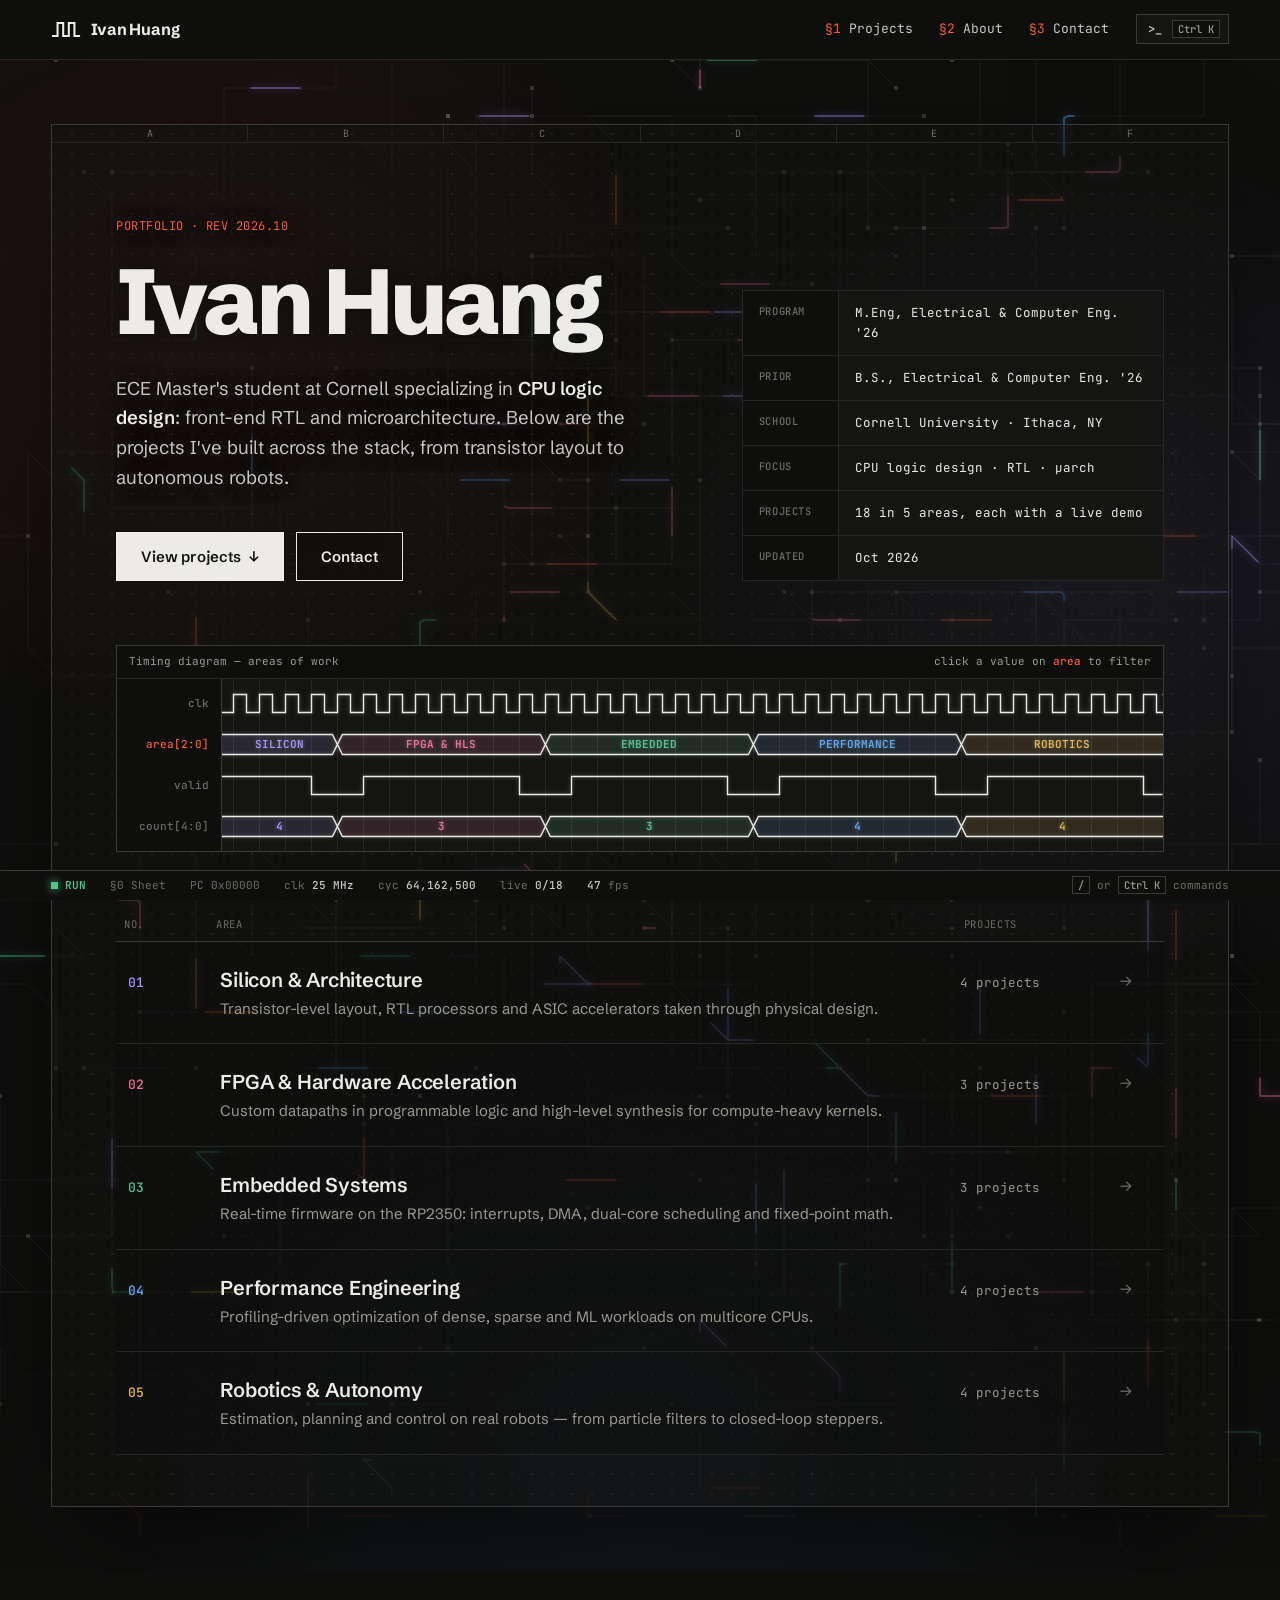
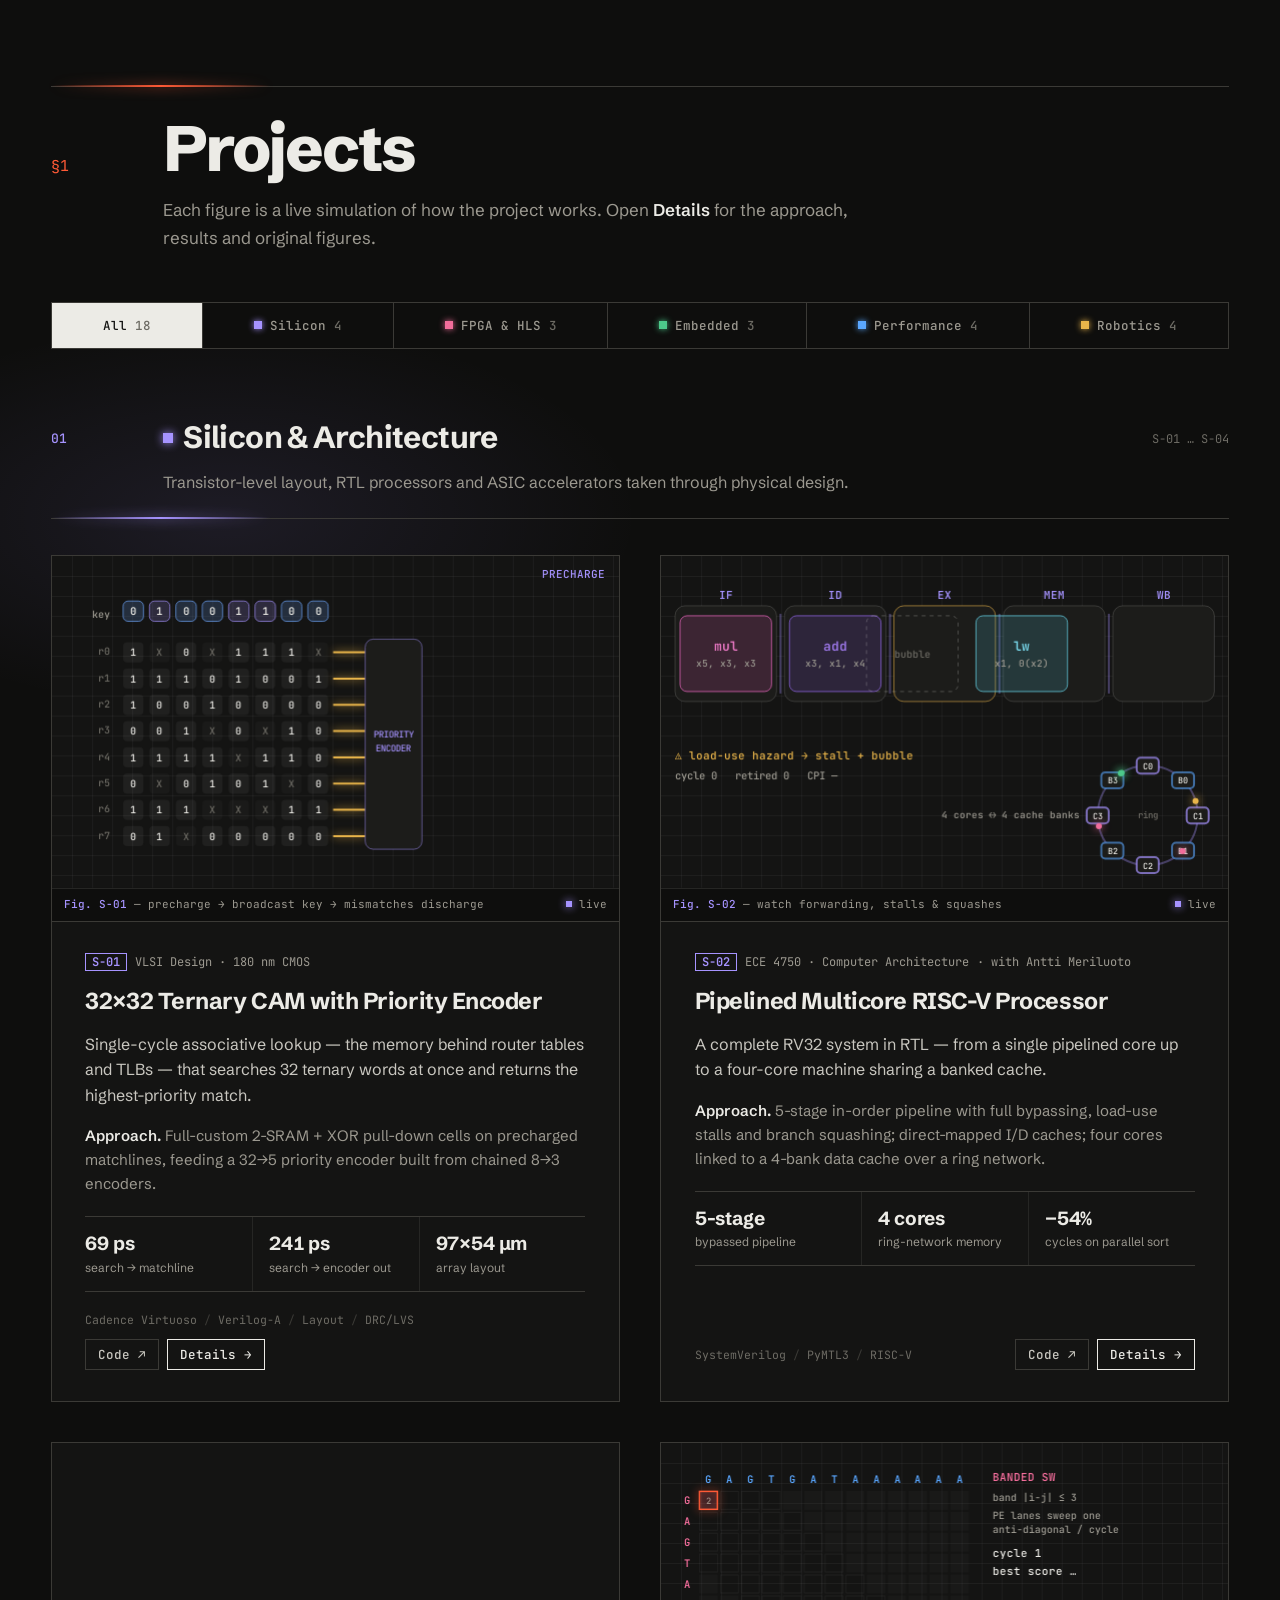
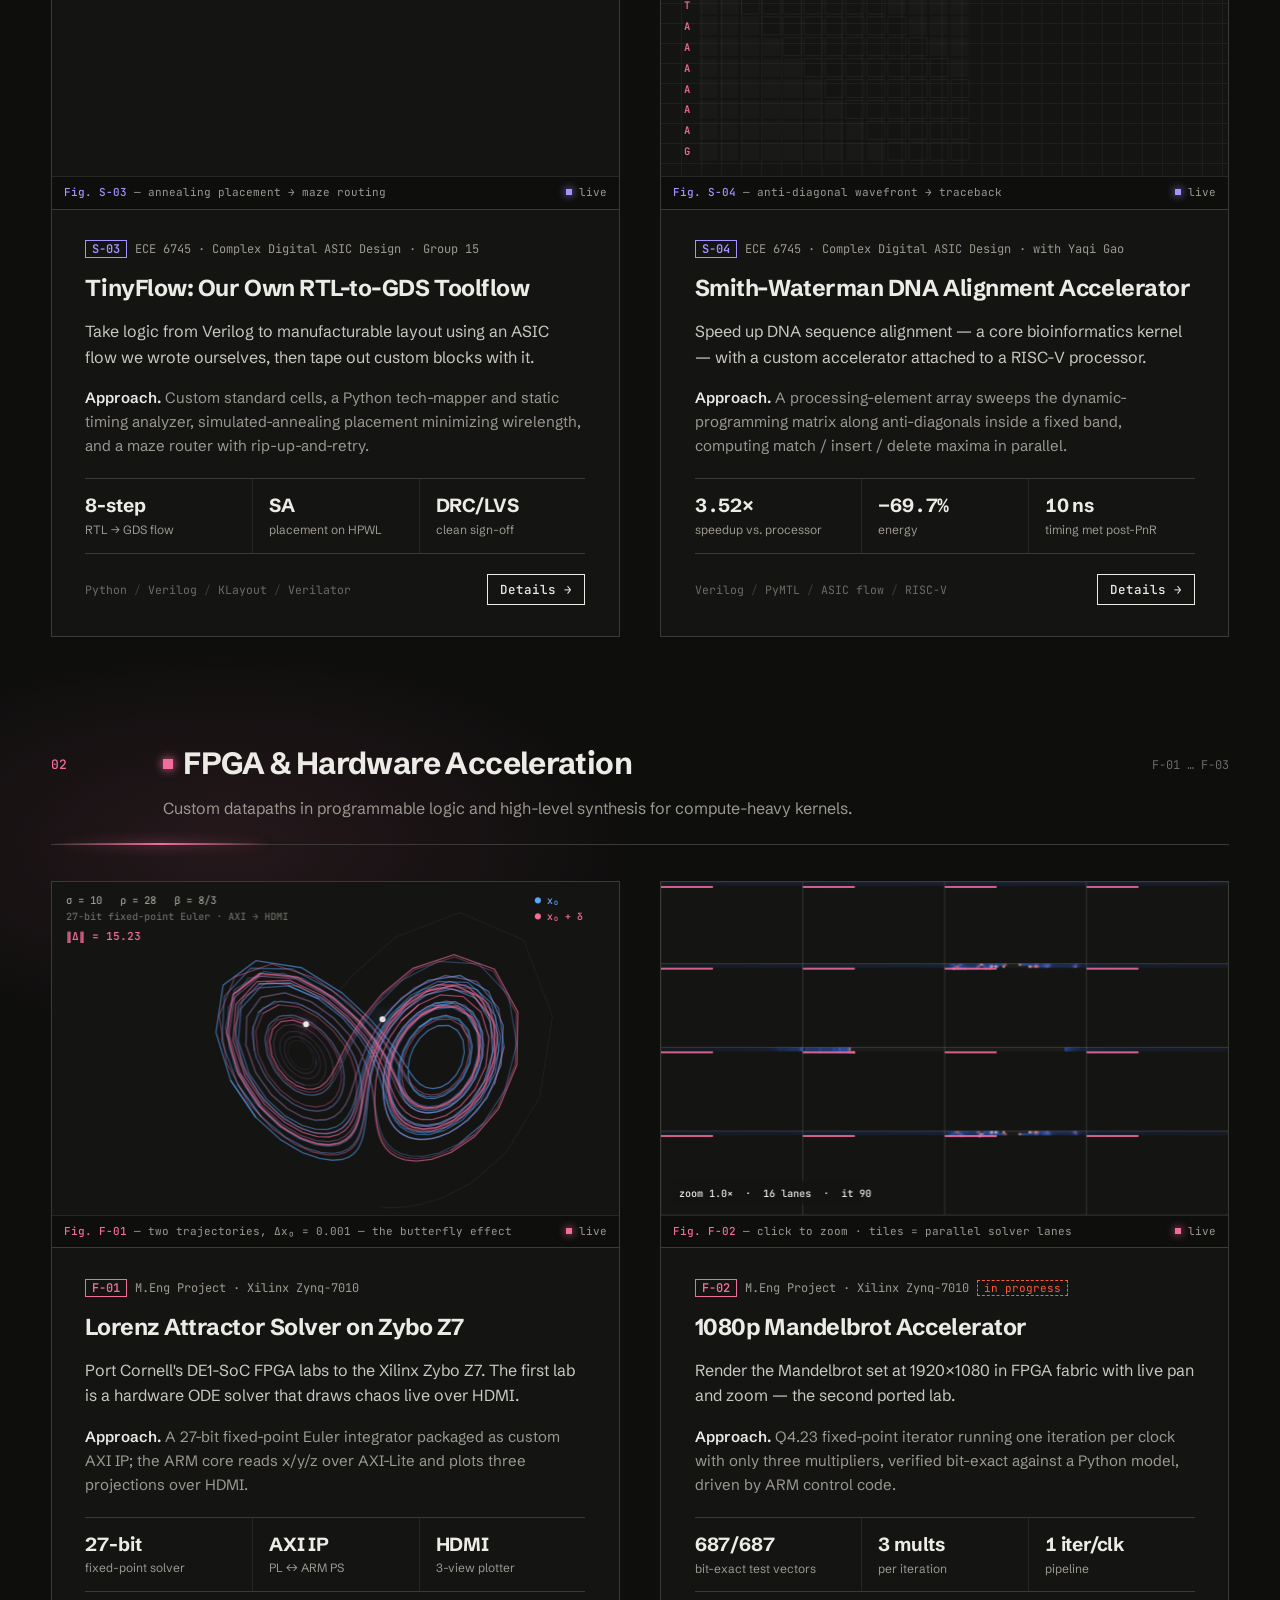
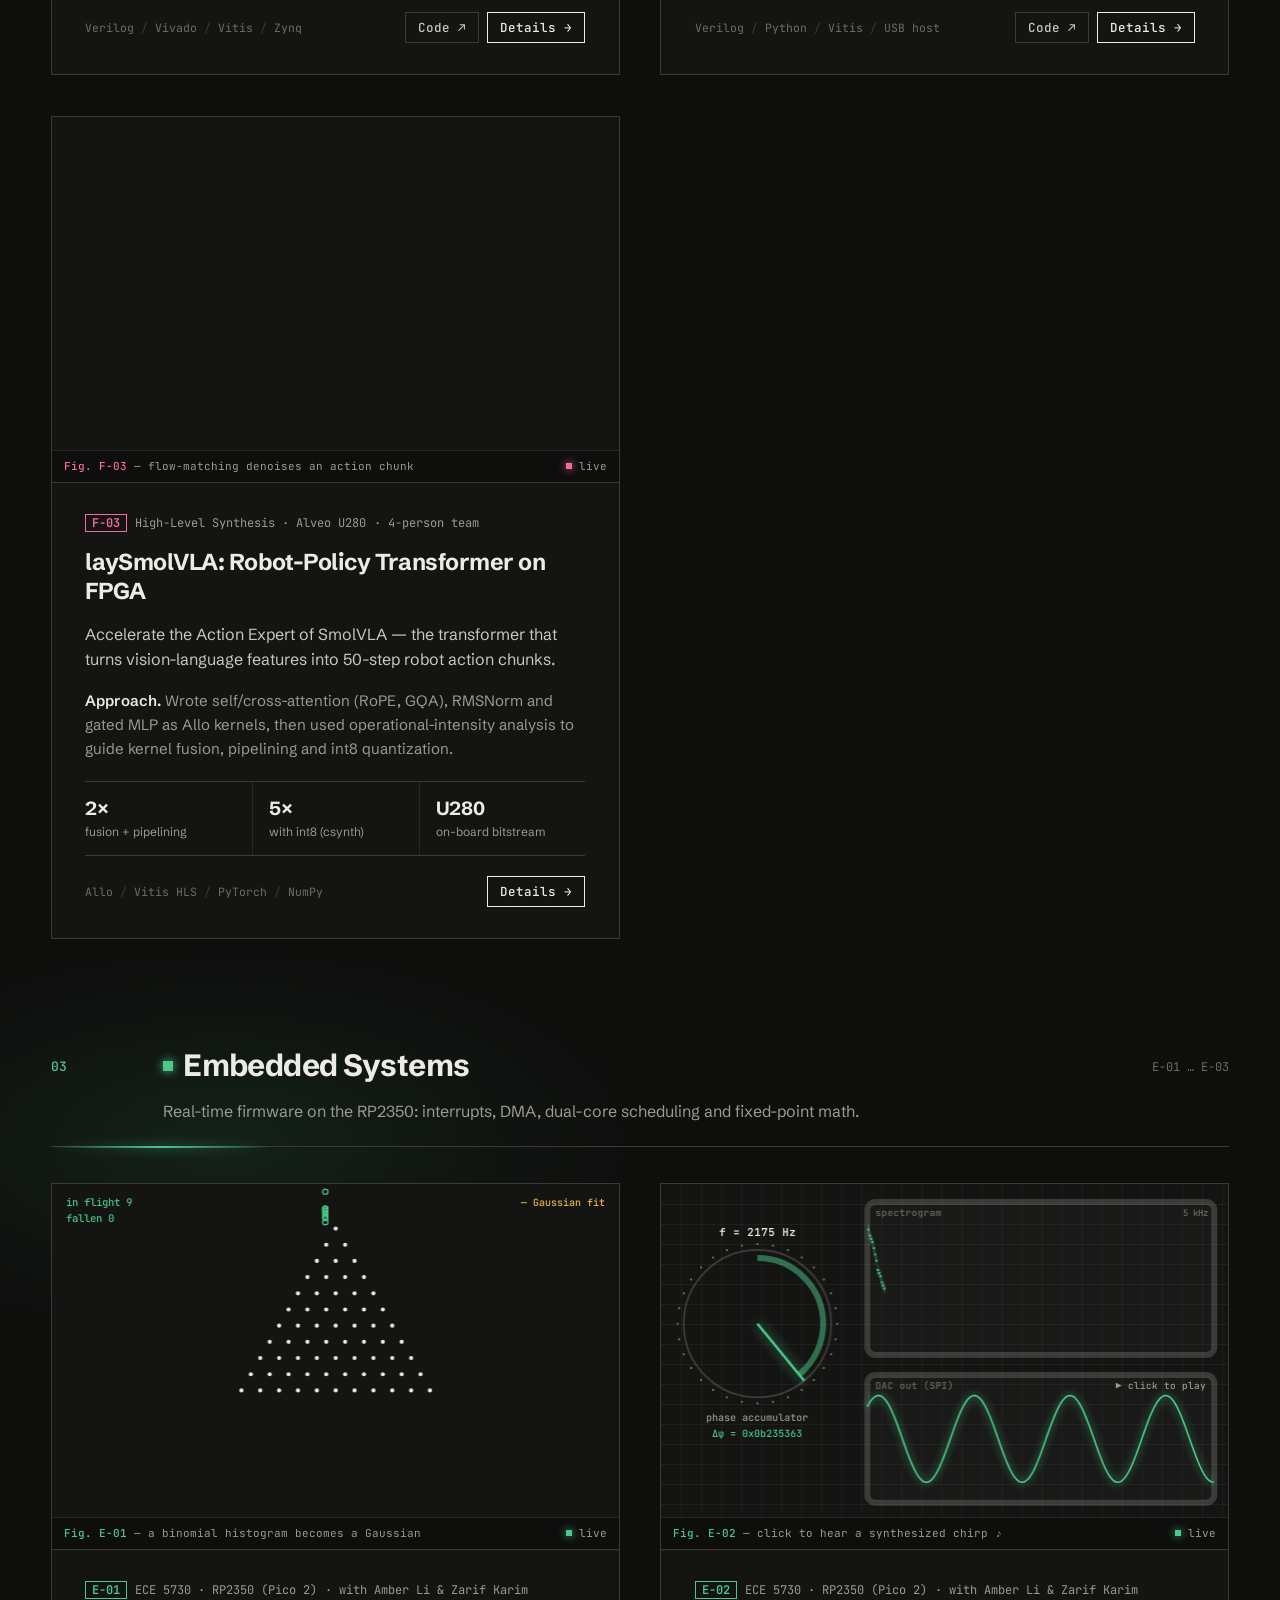
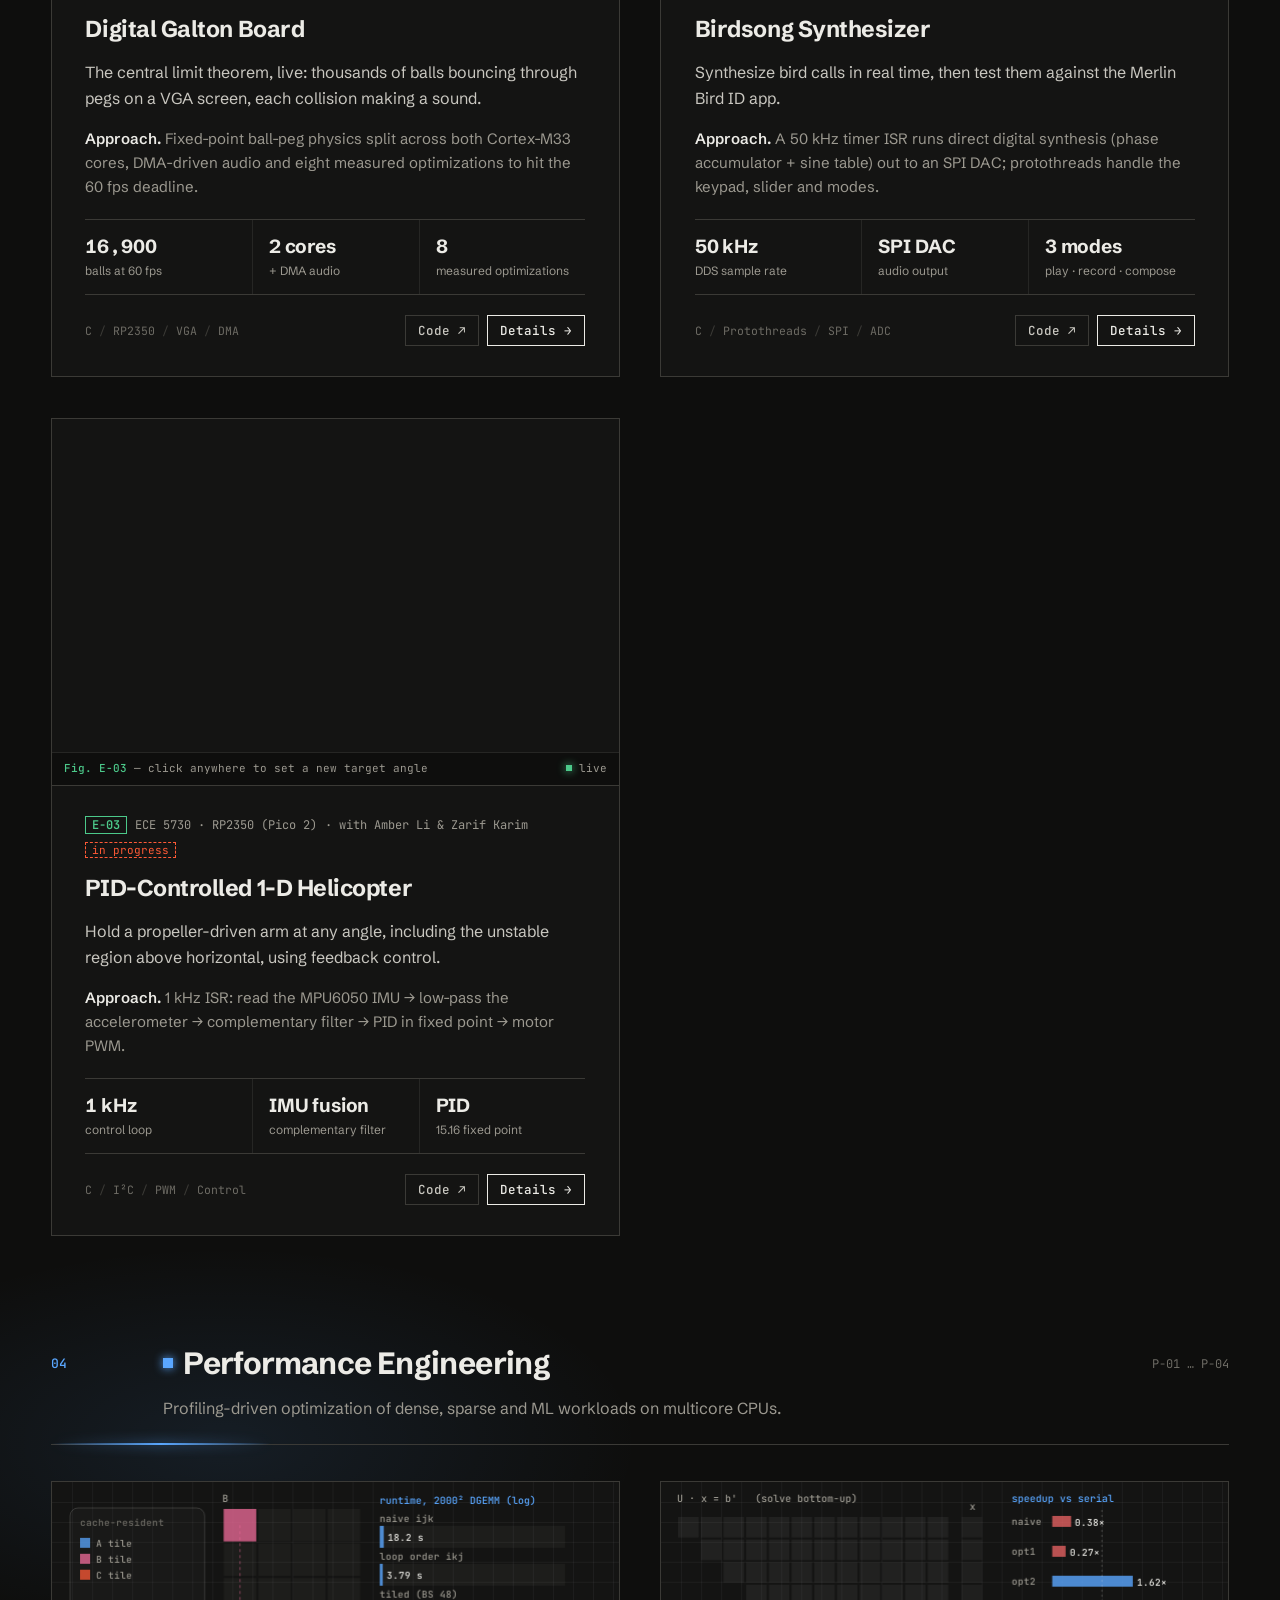
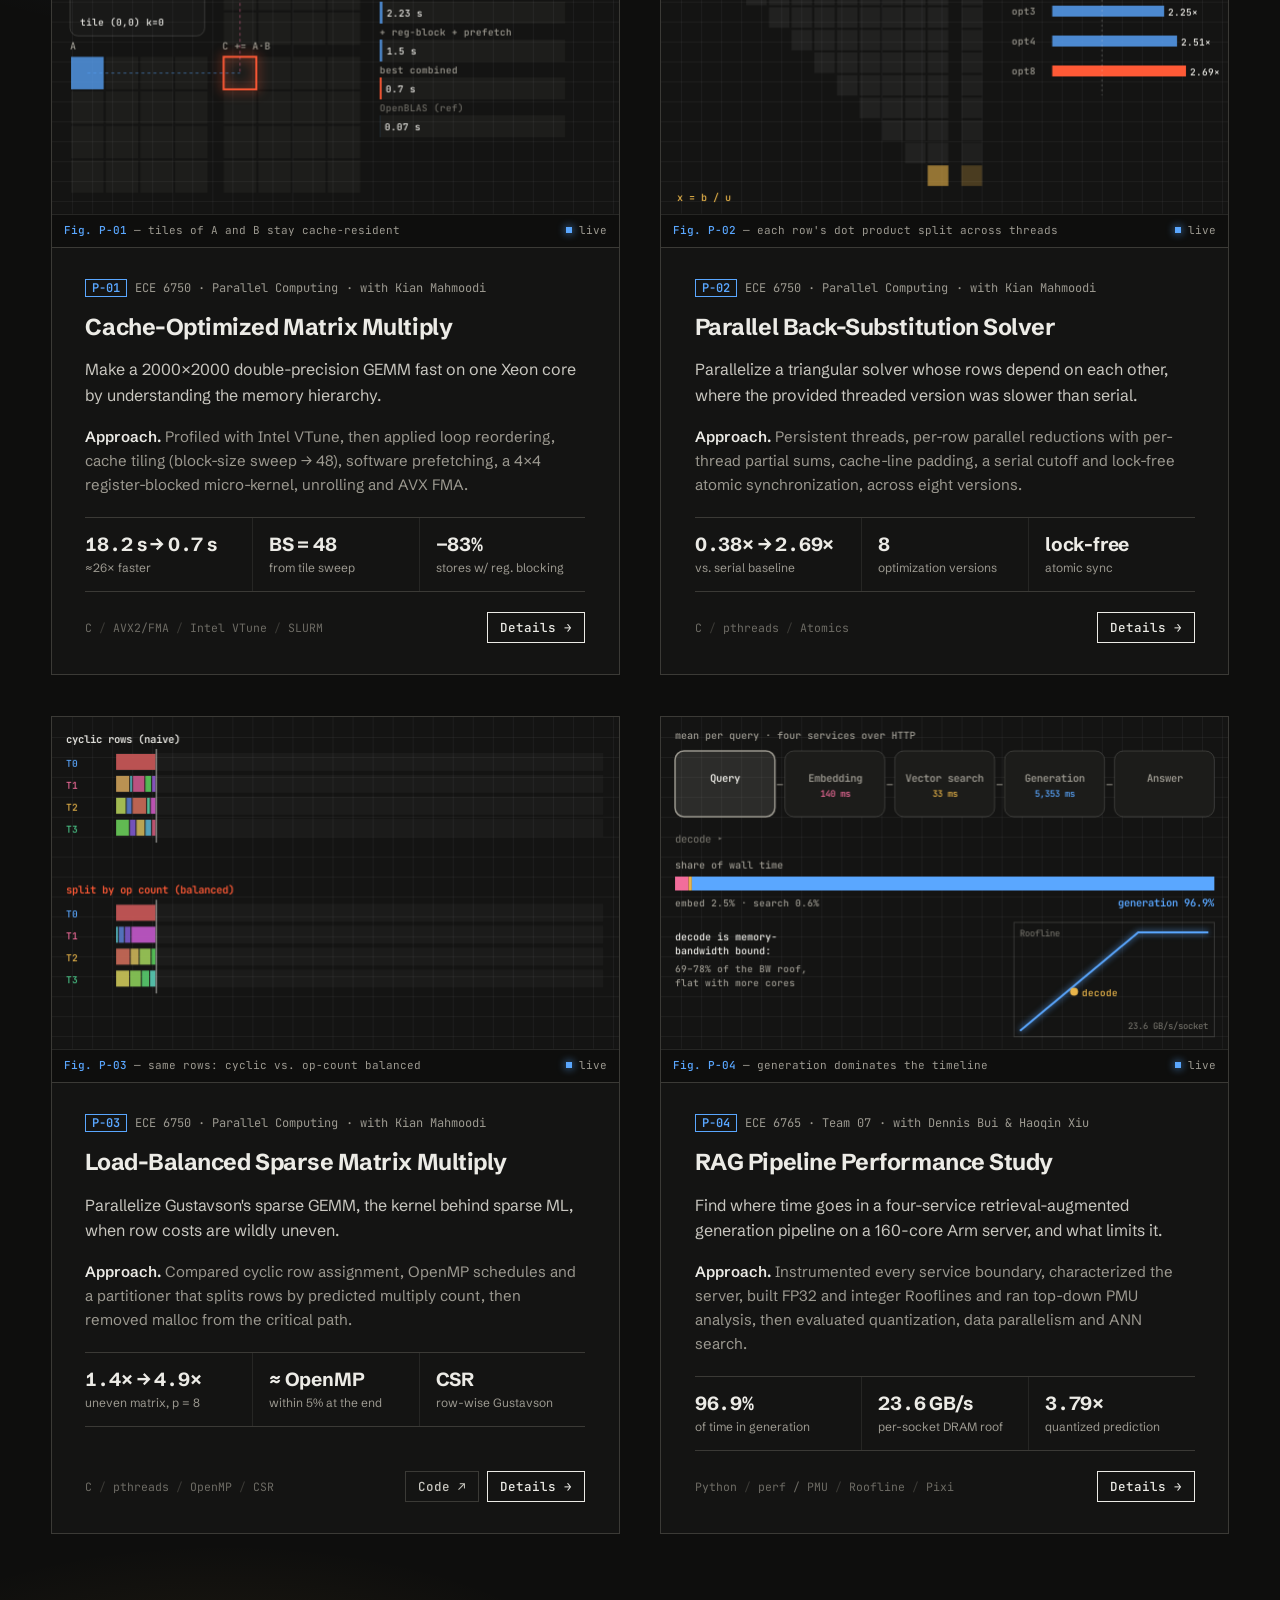
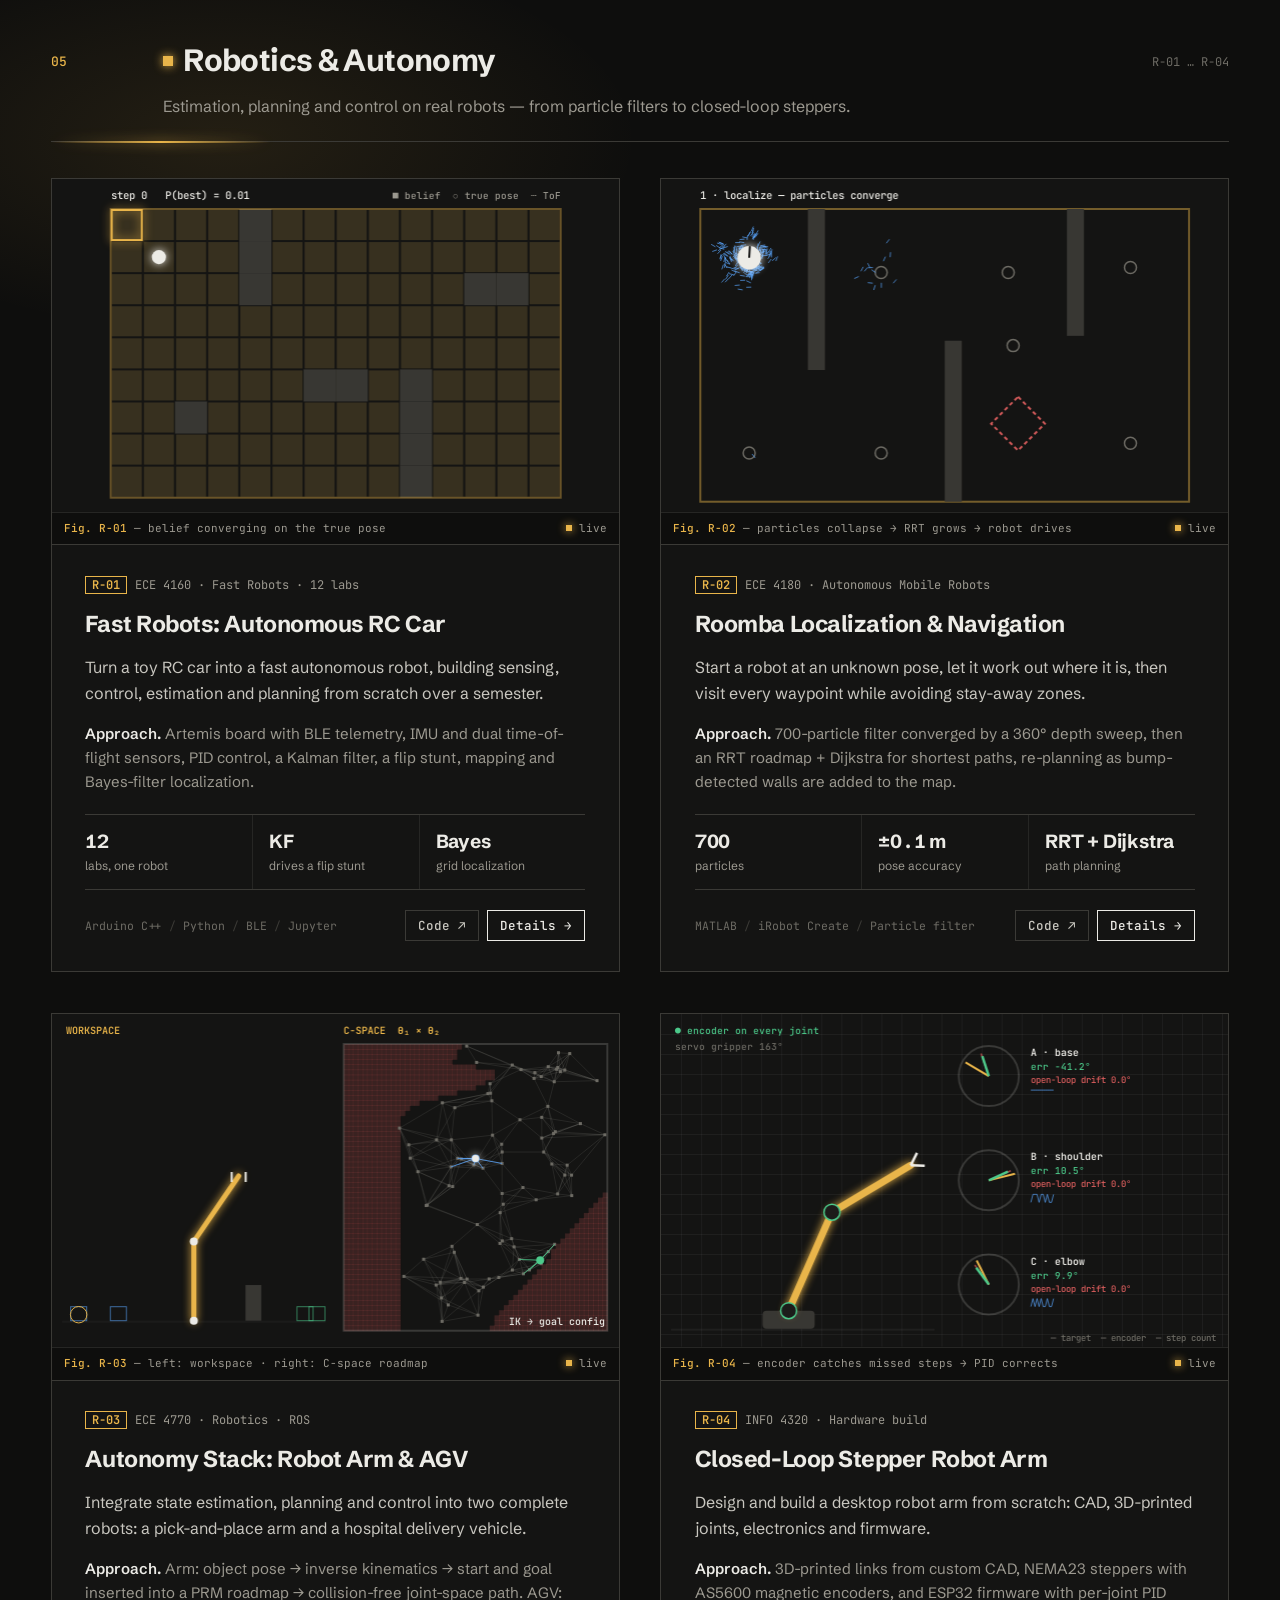
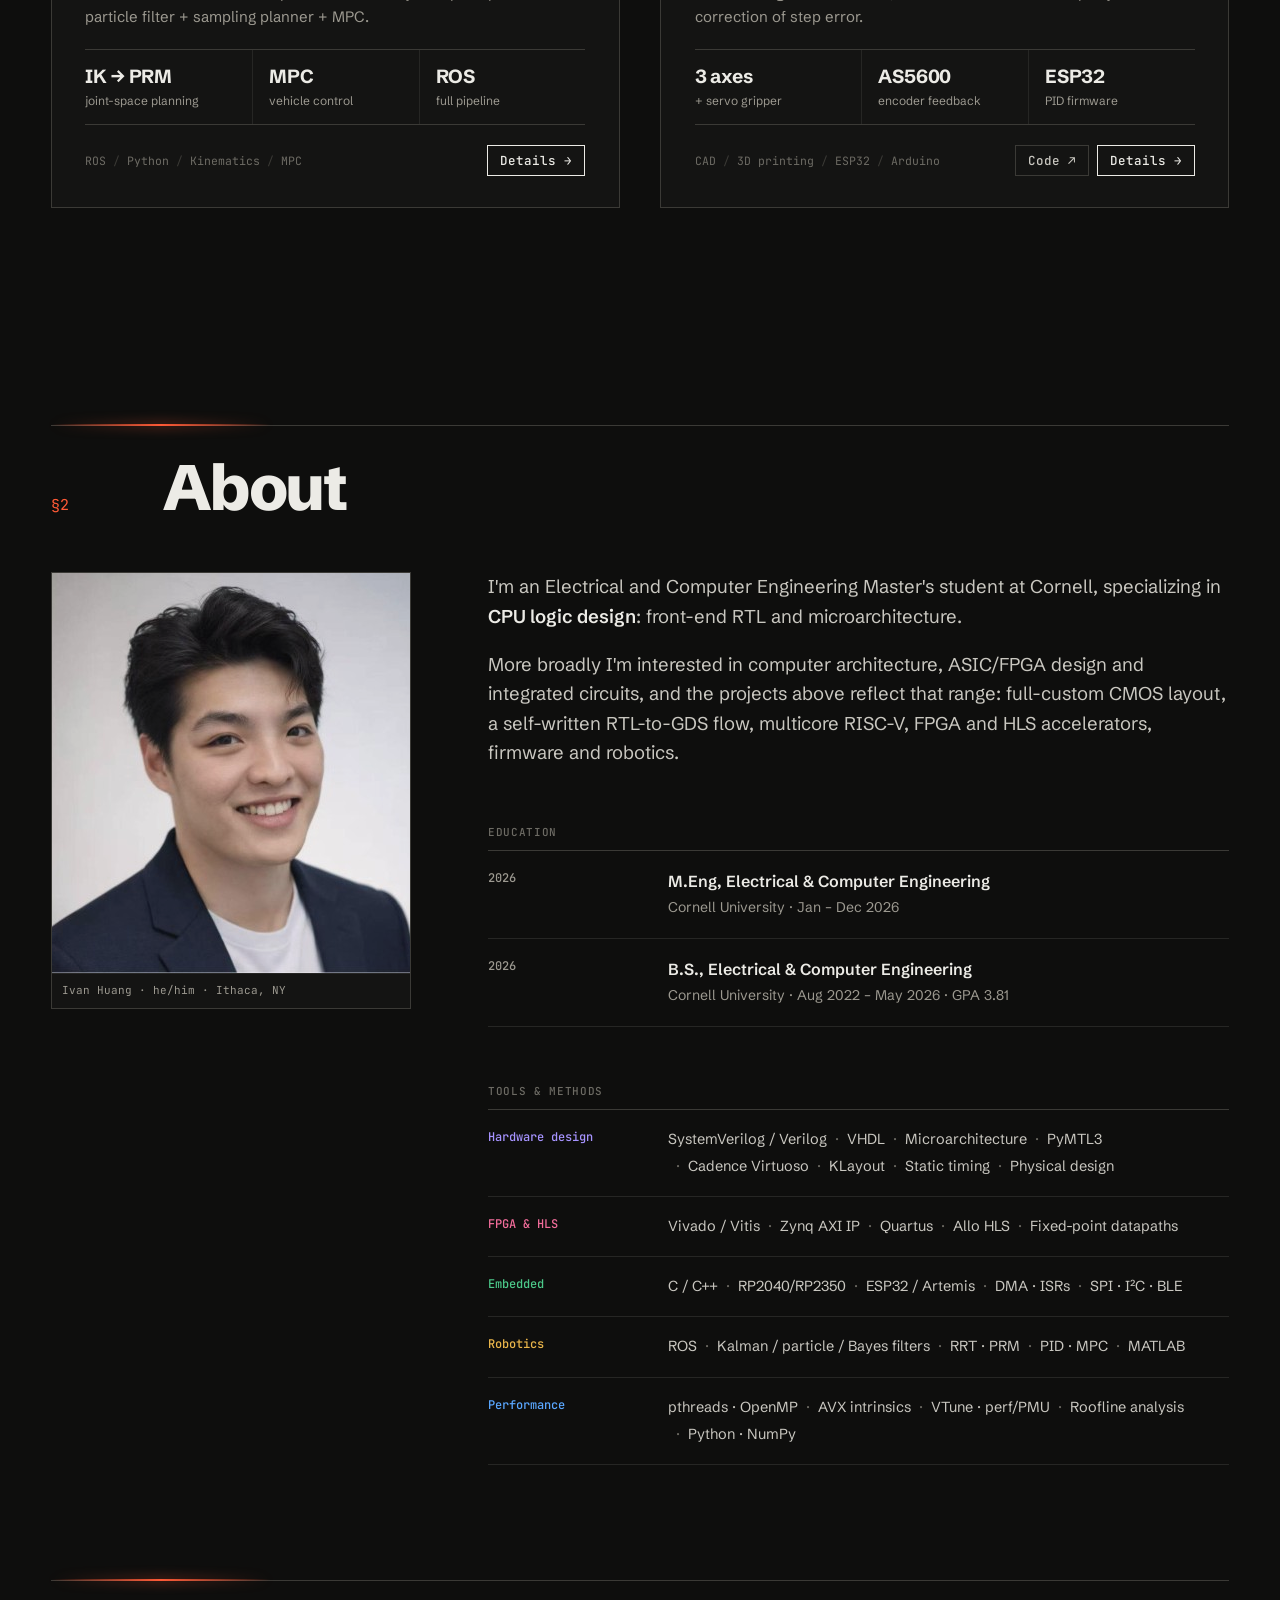
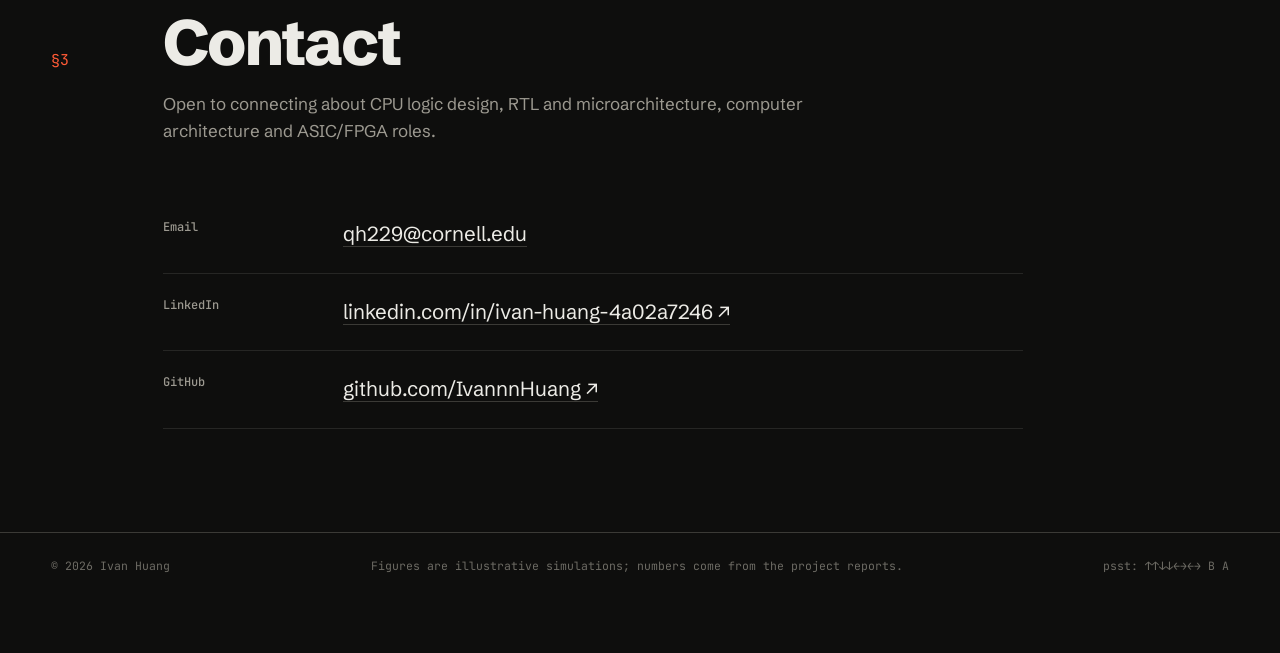
<file: index.html>
<!doctype html>
<html lang="en">
<head>
  <meta charset="utf-8">
  <meta name="viewport" content="width=device-width, initial-scale=1">
  <title>Ivan Huang — Portfolio</title>
  <meta name="description" content="Ivan Huang — Cornell ECE M.Eng, CPU logic design. Projects across silicon, FPGA acceleration, embedded systems, performance engineering and robotics, each with a live demo.">
  <meta name="theme-color" content="#0e0e0d">
  <link rel="icon" href="data:image/svg+xml,%3Csvg xmlns='http://www.w3.org/2000/svg' viewBox='0 0 32 32'%3E%3Crect width='32' height='32' fill='%230e0e0d'/%3E%3Cpath d='M4 22h6V10h6v12h6V10h6' fill='none' stroke='%23ecebe6' stroke-width='2.4'/%3E%3C/svg%3E">
  <link rel="preconnect" href="https://fonts.googleapis.com">
  <link rel="preconnect" href="https://fonts.gstatic.com" crossorigin>
  <link href="https://fonts.googleapis.com/css2?family=JetBrains+Mono:wght@400;500;600&family=Schibsted+Grotesk:wght@400;500;600;700;800&display=swap" rel="stylesheet">
  <link rel="stylesheet" href="css/style.css">
</head>
<body>
  <a class="skip" href="#projects">Skip to projects</a>

  <header class="nav" id="nav">
    <a class="brand" href="#top" aria-label="Ivan Huang — top">
      <svg class="brand-mark" viewBox="0 0 32 20" aria-hidden="true"><path d="M1 17h6V3h6v14h6V3h6v14h6"/></svg>
      <span>Ivan Huang</span>
    </a>
    <nav class="nav-links mono">
      <a href="#projects"><span>§1</span> Projects</a>
      <a href="#about"><span>§2</span> About</a>
      <a href="#contact"><span>§3</span> Contact</a>
      <button class="cmd-btn" id="cmd-btn" aria-label="Open command palette"><span aria-hidden="true">&gt;_</span><kbd><span class="kbd-mod">Ctrl</span> K</kbd></button>
    </nav>
    <div class="nav-progress" id="nav-progress" aria-hidden="true"></div>
  </header>

  <main>
    <!-- ============ HERO: drawing sheet ============ -->
    <section class="hero" id="top">
      <canvas id="hero-bg" aria-hidden="true"></canvas>
      <div class="sheet">
        <div class="zones mono" aria-hidden="true"><span>A</span><span>B</span><span>C</span><span>D</span><span>E</span><span>F</span></div>
        <div class="probe" id="probe" aria-hidden="true"><i class="probe-x"></i><i class="probe-y"></i><span class="probe-tag mono"></span></div>

        <div class="hero-grid">
          <div class="hero-copy">
            <p class="eyebrow mono">Portfolio · Rev 2026.10</p>
            <h1>Ivan Huang</h1>
            <p class="lede">ECE Master's student at Cornell specializing in <b>CPU logic design</b>: front-end RTL and microarchitecture. Below are the projects I've built across the stack, from transistor layout to autonomous robots.</p>
            <div class="hero-cta">
              <a class="btn btn-ink" href="#projects">View projects <span aria-hidden="true">↓</span></a>
              <a class="btn btn-line" href="#contact">Contact</a>
            </div>
          </div>

          <table class="titleblock mono" aria-label="Profile summary">
            <tbody>
              <tr><th>Program</th><td>M.Eng, Electrical &amp; Computer Eng. '26</td></tr>
              <tr><th>Prior</th><td>B.S., Electrical &amp; Computer Eng. '26</td></tr>
              <tr><th>School</th><td>Cornell University · Ithaca, NY</td></tr>
              <tr><th>Focus</th><td>CPU logic design · RTL · μarch</td></tr>
              <tr><th>Projects</th><td><span id="stat-projects">18</span> in 5 areas, each with a live demo</td></tr>
              <tr><th>Updated</th><td>Oct 2026</td></tr>
            </tbody>
          </table>
        </div>

        <figure class="wave">
          <figcaption class="mono"><span>Timing diagram — areas of work</span><span class="wave-tip">click a value on <b>area</b> to filter</span></figcaption>
          <canvas id="wave" aria-label="Timing diagram whose bus values are the five project areas"></canvas>
        </figure>

        <div class="toc">
          <div class="toc-head mono"><span>No.</span><span>Area</span><span>Projects</span></div>
          <ol id="toc"></ol>
        </div>
      </div>
    </section>

    <!-- ============ PROJECTS ============ -->
    <section class="projects" id="projects">
      <div class="section-head">
        <span class="sec mono">§1</span>
        <div>
          <h2>Projects</h2>
          <p class="section-sub">Each figure is a live simulation of how the project works. Open <b>Details</b> for the approach, results and original figures.</p>
        </div>
      </div>
      <div class="filters mono" id="filters" role="tablist" aria-label="Filter projects by area"></div>
      <div id="catalog"></div>
    </section>

    <!-- ============ ABOUT ============ -->
    <section class="about" id="about">
      <div class="section-head">
        <span class="sec mono">§2</span>
        <div><h2>About</h2></div>
      </div>
      <div class="about-grid">
        <figure class="portrait">
          <img src="assets/img/headshot.jpg" alt="Portrait of Ivan Huang" width="400" height="400" loading="lazy">
          <figcaption class="mono">Ivan Huang · he/him · Ithaca, NY</figcaption>
        </figure>
        <div class="about-copy">
          <p>I'm an Electrical and Computer Engineering Master's student at Cornell, specializing in <b>CPU logic design</b>: front-end RTL and microarchitecture.</p>
          <p>More broadly I'm interested in computer architecture, ASIC/FPGA design and integrated circuits, and the projects above reflect that range: full-custom CMOS layout, a self-written RTL-to-GDS flow, multicore RISC-V, FPGA and HLS accelerators, firmware and robotics.</p>

          <h3 class="table-title mono">Education</h3>
          <table class="spec-table">
            <tbody>
              <tr><th class="mono">2026</th><td><b>M.Eng, Electrical &amp; Computer Engineering</b><span>Cornell University · Jan – Dec 2026</span></td></tr>
              <tr><th class="mono">2026</th><td><b>B.S., Electrical &amp; Computer Engineering</b><span>Cornell University · Aug 2022 – May 2026 · GPA 3.81</span></td></tr>
            </tbody>
          </table>

          <h3 class="table-title mono">Tools &amp; methods</h3>
          <table class="spec-table" id="skills"></table>
        </div>
      </div>
    </section>

    <!-- ============ CONTACT ============ -->
    <section class="contact" id="contact">
      <div class="section-head">
        <span class="sec mono">§3</span>
        <div>
          <h2>Contact</h2>
          <p class="section-sub">Open to connecting about CPU logic design, RTL and microarchitecture, computer architecture and ASIC/FPGA roles.</p>
        </div>
      </div>
      <table class="spec-table contact-table">
        <tbody>
          <tr><th class="mono">Email</th><td><a href="mailto:qh229@cornell.edu">qh229@cornell.edu</a></td></tr>
          <tr><th class="mono">LinkedIn</th><td><a href="https://linkedin.com/in/ivan-huang-4a02a7246" target="_blank" rel="noopener">linkedin.com/in/ivan-huang-4a02a7246 ↗</a></td></tr>
          <tr><th class="mono">GitHub</th><td><a href="https://github.com/IvannnHuang" target="_blank" rel="noopener">github.com/IvannnHuang ↗</a></td></tr>
        </tbody>
      </table>
    </section>
  </main>

  <footer class="footer mono">
    <span>© <span id="year"></span> Ivan Huang</span>
    <span>Figures are illustrative simulations; numbers come from the project reports.</span>
    <span>psst: ↑↑↓↓←→←→ B A</span>
  </footer>

  <!-- ============ STATUS BAR ============ -->
  <div class="statusbar mono" id="statusbar" aria-hidden="true">
    <span class="sb-run"><i></i>RUN</span>
    <span id="sb-sec">§0 Sheet</span>
    <span id="sb-pc">PC 0x00000</span>
    <span>clk <b>25 MHz</b></span>
    <span>cyc <b id="sb-cyc">0</b></span>
    <span>live <b id="sb-live">0/18</b></span>
    <span><b id="sb-fps">60</b> fps</span>
    <span class="sb-oc" id="sb-oc" hidden>OC 2×</span>
    <span class="sb-right"><kbd>/</kbd> or <kbd><span class="kbd-mod">Ctrl</span> K</kbd> commands</span>
  </div>
  <div class="toast mono" id="toast" role="status" aria-live="polite"></div>

  <!-- ============ COMMAND PALETTE ============ -->
  <dialog class="palette" id="palette" aria-label="Command palette">
    <div class="pal-input"><span aria-hidden="true">&gt;</span><input id="pal-q" type="text" autocomplete="off" spellcheck="false" placeholder="Jump to a project, area or action…" role="combobox" aria-expanded="true" aria-controls="pal-list"></div>
    <ul class="pal-list" id="pal-list" role="listbox"></ul>
    <div class="pal-foot mono"><span><kbd>↑</kbd><kbd>↓</kbd> select</span><span><kbd>↵</kbd> run</span><span><kbd>esc</kbd> close</span></div>
  </dialog>

  <!-- ============ DETAIL MODAL ============ -->
  <dialog class="modal" id="modal" aria-labelledby="modal-title">
    <div class="modal-shell">
      <button class="modal-close" id="modal-close" aria-label="Close">✕</button>
      <figure class="modal-fig">
        <div class="modal-demo"><canvas id="modal-canvas"></canvas></div>
        <figcaption class="mono" id="modal-hint"></figcaption>
      </figure>
      <div class="modal-body" id="modal-body"></div>
    </div>
  </dialog>

  <script src="js/projects.js"></script>
  <script src="js/demos.js"></script>
  <script src="js/main.js"></script>
</body>
</html>
</file>
<file: css/style.css>
/* =========================================================
   Ivan Huang — portfolio
   Dark "instrument screen" theme: graphite, light ink, ruled lines and
   one signal-red accent, lit by glowing signal pulses (the hero's
   routed-trace background, section rules, demos, hover states).
   ========================================================= */
:root {
  color-scheme: dark;
  --paper: #0e0e0d;
  --sheet: #141413;
  --ink: #ecebe6;
  --ink-2: #c9c7c0;
  --muted: #9c9990;
  --dim: #6d6b64;
  --rule: #262624;
  --rule-2: #3b3a36;
  --mark: #ff5a36;

  --c-silicon: #a693ff;
  --c-fpga: #f26d9b;
  --c-embedded: #4cc98a;
  --c-robotics: #e9b54a;
  --c-perf: #5aa7ff;

  --font-body: "Schibsted Grotesk", system-ui, -apple-system, "Segoe UI", sans-serif;
  --font-mono: "JetBrains Mono", ui-monospace, SFMono-Regular, Menlo, monospace;
  --max: 1440px;
  --gutter: clamp(16px, 4vw, 56px);
}

* { box-sizing: border-box; }
html { scroll-behavior: smooth; scroll-padding-top: 88px; }
body {
  margin: 0; background: var(--paper); color: var(--ink);
  font: 400 16px/1.6 var(--font-body);
  -webkit-font-smoothing: antialiased; overflow-x: hidden;
}
img { max-width: 100%; display: block; }
a { color: inherit; }
h1, h2, h3, h4 { margin: 0; font-family: var(--font-body); letter-spacing: -0.02em; }
.mono { font-family: var(--font-mono); }
b { font-weight: 600; }
.skip { position: absolute; left: -999px; top: 8px; background: var(--ink); color: var(--sheet); padding: 8px 12px; z-index: 100; }
.skip:focus { left: 8px; }
:focus-visible { outline: 2px solid var(--mark); outline-offset: 2px; }

/* ---------- nav ---------- */
.nav {
  position: sticky; height: 60px; top: 0; z-index: 50;
  display: flex; align-items: center; justify-content: space-between;
  padding: 12px max(var(--gutter), calc((100vw - var(--max)) / 2));
  background: var(--paper); border-bottom: 1px solid var(--rule);
}
.brand { display: flex; align-items: center; gap: 10px; text-decoration: none; font-weight: 700; font-size: 16px; letter-spacing: -0.01em; }
.brand-mark { width: 30px; height: 19px; fill: none; stroke: var(--ink); stroke-width: 2.2; }
.nav-links { display: flex; align-items: center; gap: 4px; }
.nav-links a { text-decoration: none; font-size: 13px; color: var(--ink-2); padding: 6px 10px; border: 1px solid transparent; }
.nav-links a span { color: var(--mark); }
.nav-links a:hover { border-color: var(--rule-2); background: var(--sheet); }

/* ---------- buttons ---------- */
.btn {
  display: inline-flex; align-items: center; gap: 8px; text-decoration: none; cursor: pointer;
  font: 600 15px var(--font-body); padding: 11px 18px; border: 1.5px solid var(--ink);
  transition: background .15s, color .15s;
}
.btn-ink { background: var(--ink); color: var(--sheet); }
.btn-ink:hover { background: var(--mark); border-color: var(--mark); color: var(--ink); box-shadow: 0 0 28px rgba(255, 90, 54, .45); }
.btn-line { background: rgba(14, 14, 13, .6); color: var(--ink); }
.btn-line:hover { background: var(--sheet); border-color: var(--mark); box-shadow: 0 0 22px rgba(255, 90, 54, .25); }

/* ---------- hero sheet ---------- */
.hero { position: relative; isolation: isolate; overflow: hidden; padding: clamp(40px, 5vw, 88px) var(--gutter) clamp(40px, 5vw, 80px); }
#hero-bg { position: absolute; inset: 0; z-index: -2; width: 100%; height: 100%; opacity: .9; }
.hero::after {
  content: ""; position: absolute; inset: 0; z-index: -1; pointer-events: none;
  background:
    radial-gradient(55% 40% at 16% 18%, rgba(255, 90, 54, .09), transparent 70%),
    radial-gradient(50% 40% at 86% 34%, rgba(166, 147, 255, .11), transparent 70%),
    radial-gradient(60% 40% at 50% 92%, rgba(90, 167, 255, .07), transparent 70%),
    linear-gradient(to bottom, transparent 80%, var(--paper));
}
.sheet {
  position: relative; max-width: var(--max); margin: 0 auto; background-color: rgba(18, 18, 17, .5);
  border: 1.5px solid var(--rule-2); padding: clamp(36px, 5vw, 80px) clamp(20px, 5vw, 80px) clamp(28px, 4vw, 64px);
  box-shadow: 0 40px 120px -40px rgba(0, 0, 0, .8);
  background-image: radial-gradient(rgba(236, 235, 230, .07) 1px, transparent 1.2px);
  background-size: 20px 20px; background-position: -10px -1px;
}
.zones { position: absolute; inset: 0 0 auto 0; display: flex; height: 18px; border-bottom: 1px solid var(--rule); }
.zones span { flex: 1; text-align: center; font-size: 10px; line-height: 18px; color: var(--dim); }
.zones span + span { border-left: 1px solid var(--rule); }

.hero-grid { display: grid; grid-template-columns: minmax(0, 1.3fr) minmax(0, 1fr); gap: clamp(40px, 6vw, 112px); align-items: end; padding-top: 28px; }
.eyebrow { margin: 0 0 22px; font-size: 12px; color: var(--mark); letter-spacing: .04em; text-transform: uppercase; }
.hero h1 { font-size: clamp(52px, 7.2vw, 124px); line-height: .95; font-weight: 800; letter-spacing: -0.045em; }
.lede { font-size: clamp(16px, 1.45vw, 20px); color: var(--ink-2); max-width: 640px; margin: 28px 0 40px; }
.lede b { color: var(--ink); }
.hero-cta { display: flex; flex-wrap: wrap; gap: 12px; }
.hero-cta .btn { padding: 14px 24px; }
.hero-copy .eyebrow, .hero h1, .lede { text-shadow: 0 1px 18px var(--paper), 0 0 2px var(--paper); }
.toc li { background: rgba(14, 14, 13, .35); }

.titleblock { width: 100%; border-collapse: collapse; border: 1.5px solid var(--rule-2); background: var(--sheet); font-size: 12.5px; }
.titleblock th, .titleblock td { border: 1px solid var(--rule); padding: 12px 16px; text-align: left; vertical-align: top; }
.titleblock th { width: 96px; font-weight: 500; font-size: 10.5px; letter-spacing: .06em; text-transform: uppercase; color: var(--dim); background: var(--paper); }
.titleblock td { color: var(--ink); }

/* timing diagram */
.wave { margin: clamp(40px, 5vw, 80px) 0 0; border: 1px solid var(--rule-2); background: var(--sheet); }
.wave figcaption, .fig figcaption, .modal-fig figcaption {
  display: flex; justify-content: space-between; gap: 12px; flex-wrap: wrap;
  font-size: 11px; color: var(--muted); padding: 7px 12px; border-bottom: 1px solid var(--rule);
  background: var(--paper);
}
.wave-tip b { color: var(--mark); font-weight: 500; }
#wave { display: block; width: 100%; height: 172px; cursor: default; }

/* index table */
.toc { margin-top: clamp(40px, 5vw, 72px); }
.toc-head, .toc li { display: grid; grid-template-columns: 72px minmax(0, 1fr) 140px 32px; gap: 20px; align-items: baseline; }
.toc-head { font-size: 10.5px; letter-spacing: .06em; text-transform: uppercase; color: var(--dim); padding: 0 8px 8px; border-bottom: 1.5px solid var(--rule-2); }
.toc-head span:nth-child(3) { grid-column: 3 / 5; }
.toc ol { list-style: none; margin: 0; padding: 0; }
.toc li { padding: 22px 12px; border-bottom: 1px solid var(--rule); cursor: pointer; transition: background .15s; }
.toc li:hover, .toc li:focus-visible { background: var(--paper); box-shadow: inset 2px 0 0 var(--accent), inset 60px 0 60px -40px color-mix(in srgb, var(--accent) 18%, transparent); }
.toc .num { font: 500 13px var(--font-mono); color: var(--accent); }
.toc .name b { display: block; font-size: 20px; font-weight: 600; letter-spacing: -0.01em; }
.toc .name small { color: var(--muted); font-size: 15px; }
.toc .count { font: 400 12.5px var(--font-mono); color: var(--muted); }
.toc .go { font-size: 16px; color: var(--dim); transition: transform .15s, color .15s; }
.toc li:hover .go { color: var(--mark); transform: translateX(4px); }

/* ---------- sections ---------- */
section.projects, section.about, section.contact { max-width: calc(var(--max) + 2 * var(--gutter)); margin: 0 auto; padding: clamp(72px, 9vw, 144px) var(--gutter) 0; }
.section-head { display: grid; grid-template-columns: 104px minmax(0, 1fr); gap: 8px; align-items: baseline; border-top: 1.5px solid var(--rule-2); padding-top: 28px; margin-bottom: clamp(36px, 4vw, 64px); }
.sec { font-size: 15px; color: var(--mark); }
.section-head h2 { font-size: clamp(36px, 5vw, 68px); font-weight: 800; letter-spacing: -0.035em; line-height: 1.05; }
.section-head, .cat-head { position: relative; }
.section-head::before, .cat-head::after {
  content: ""; position: absolute; left: 0; right: 0; height: 2px; pointer-events: none;
  background: linear-gradient(90deg, transparent, var(--pulse), transparent) no-repeat; background-size: 220px 100%;
  filter: drop-shadow(0 0 6px var(--pulse)); animation: trace-run 7s linear infinite;
}
.section-head::before { --pulse: var(--mark); top: -2px; }
.cat-head::after { --pulse: var(--accent); bottom: -1.5px; animation-duration: 9s; animation-delay: -3s; }
@keyframes trace-run { from { background-position: -240px 0; } to { background-position: calc(100% + 240px) 0; } }
.section-sub { color: var(--muted); max-width: 720px; margin: 14px 0 0; font-size: 17px; }
.section-sub b { color: var(--ink); }

/* filters: a straight segmented bar */
.filters {
  position: sticky; top: 60px; z-index: 20; display: flex; overflow-x: auto; scrollbar-width: none;
  margin: 0 0 clamp(48px, 5vw, 80px); background: var(--paper); border: 1px solid var(--rule-2);
}
.filters::-webkit-scrollbar { display: none; }
.tab {
  --accent: var(--ink);
  flex: 1 0 auto; display: inline-flex; align-items: center; justify-content: center; gap: 8px; cursor: pointer;
  padding: 14px 18px; border: 0; border-right: 1px solid var(--rule-2); background: transparent;
  font: 500 12.5px var(--font-mono); color: var(--muted); white-space: nowrap;
}
.tab:last-child { border-right: 0; }
.tab i { width: 8px; height: 8px; background: var(--accent); box-shadow: 0 0 6px var(--accent); }
.tab span { color: var(--dim); }
.tab:hover { background: var(--sheet); color: var(--ink); }
.tab[aria-selected="true"] { background: var(--ink); color: var(--sheet); }
.tab[aria-selected="true"] span { color: var(--dim); }

/* ---------- catalog ---------- */
.category { position: relative; margin-bottom: clamp(72px, 8vw, 128px); }
.category::before {
  content: ""; position: absolute; z-index: -1; left: -12vw; right: -12vw; top: -120px; height: 560px; pointer-events: none;
  background: radial-gradient(40% 50% at 22% 40%, color-mix(in srgb, var(--accent) 10%, transparent), transparent 70%);
}
.category[hidden] { display: none; }
.cat-head { display: grid; grid-template-columns: 104px minmax(0, 1fr) auto; gap: 8px; align-items: baseline; padding-bottom: 22px; margin-bottom: 36px; border-bottom: 1px solid var(--rule-2); }
.cat-head .num { font: 500 13px var(--font-mono); color: var(--accent); }
.cat-head h3 { font-size: clamp(24px, 2.4vw, 32px); font-weight: 700; display: flex; align-items: center; gap: 10px; }
.cat-head h3::before { content: ""; width: 10px; height: 10px; background: var(--accent); box-shadow: 0 0 10px var(--accent); }
.cat-head p { margin: 8px 0 0; color: var(--muted); font-size: 16px; }
.cat-num { font: 400 12px var(--font-mono); color: var(--dim); white-space: nowrap; }

.grid { display: grid; grid-template-columns: repeat(2, minmax(0, 1fr)); gap: clamp(24px, 3.2vw, 48px); }

.card {
  --accent: var(--ink);
  position: relative; display: flex; flex-direction: column; background: var(--sheet); border: 1px solid var(--rule-2);
  transition: border-color .2s;
}
.card:hover { border-color: color-mix(in srgb, var(--accent) 55%, var(--rule-2)); box-shadow: 0 24px 70px -30px color-mix(in srgb, var(--accent) 55%, transparent); }
/* registration marks that snap onto the corners on hover */
.card::before, .card::after {
  content: ""; position: absolute; width: 16px; height: 16px; border: 0 solid var(--accent);
  opacity: 0; transition: opacity .2s, transform .25s; pointer-events: none; filter: drop-shadow(0 0 4px var(--accent));
}
.card::before { top: -7px; left: -7px; border-width: 2px 0 0 2px; transform: translate(-6px, -6px); }
.card::after { bottom: -7px; right: -7px; border-width: 0 2px 2px 0; transform: translate(6px, 6px); }
.card:hover::before, .card:hover::after { opacity: 1; transform: none; }
.fig figcaption .live::before { content: ""; display: inline-block; width: 6px; height: 6px; margin-right: 7px; vertical-align: 1px; background: var(--accent); box-shadow: 0 0 8px var(--accent); animation: blink 1.6s ease-in-out infinite; }
.fig { margin: 0; border-bottom: 1px solid var(--rule-2); }
.fig figcaption { border-bottom: 0; border-top: 1px solid var(--rule); }
.fig figcaption .pn { color: var(--accent); font-weight: 500; }
.demo { position: relative; aspect-ratio: 16 / 9.4; background: var(--sheet); }
.demo canvas { position: absolute; inset: 0; width: 100%; height: 100%; display: block; }

.card-body { display: flex; flex-direction: column; gap: 16px; padding: clamp(22px, 2.4vw, 34px) clamp(20px, 2.6vw, 38px); flex: 1; }
.card-meta { display: flex; flex-wrap: wrap; align-items: center; gap: 8px; font: 400 12px var(--font-mono); color: var(--muted); }
.pn-box { font-weight: 600; color: var(--accent); border: 1px solid currentColor; padding: 0 6px; }
.tag-status { color: var(--mark); border: 1px dashed var(--mark); padding: 0 6px; font-size: 11px; }
.card h4 { margin: 0; font-size: clamp(21px, 1.8vw, 26px); line-height: 1.25; font-weight: 700; letter-spacing: -0.02em; }
.card p { margin: 0; color: var(--ink-2); font-size: 16px; }
.card p.how { color: var(--muted); font-size: 15px; }
.card p.how b { color: var(--ink); }

/* key specs: a ruled three-column strip */
.specs { display: grid; grid-template-columns: repeat(3, minmax(0, 1fr)); border-top: 1px solid var(--rule-2); border-bottom: 1px solid var(--rule-2); margin-top: 4px; }
.specs div { padding: 14px 16px 14px 0; line-height: 1.3; }
.specs div + div { padding-left: 16px; border-left: 1px solid var(--rule); }
.specs strong { display: block; font-size: 19px; font-weight: 700; letter-spacing: -0.01em; font-variant-numeric: tabular-nums; }
.specs small { font-size: 12px; color: var(--muted); }

.card-foot { display: flex; flex-wrap: wrap; align-items: center; justify-content: space-between; gap: 12px; margin-top: auto; padding-top: 4px; }
.tags { display: flex; flex-wrap: wrap; gap: 4px 0; }
.tags span { font: 400 11.5px var(--font-mono); color: var(--dim); }
.tags span + span::before { content: "/"; margin: 0 7px; color: var(--rule-2); }
.card-actions { flex: none; display: flex; gap: 8px; }
.details-btn {
  display: inline-flex; align-items: center; gap: 6px; cursor: pointer; text-decoration: none;
  font: 500 12.5px var(--font-mono); color: var(--ink); background: var(--sheet); border: 1px solid var(--ink);
  padding: 6px 12px; transition: background .15s, color .15s;
}
.details-btn:hover { background: var(--ink); color: var(--sheet); }
.code-btn { border-color: var(--rule-2); color: var(--ink-2); }
.code-btn:hover { background: var(--paper); color: var(--ink); border-color: var(--ink); }

/* ---------- about ---------- */
.about-grid { display: grid; grid-template-columns: 360px minmax(0, 1fr); gap: clamp(48px, 6vw, 112px); align-items: start; }
.portrait { margin: 0; border: 1px solid var(--rule-2); background: var(--sheet); position: sticky; top: 120px; }
.portrait img { width: 100%; aspect-ratio: 1; object-fit: cover; filter: saturate(.9) brightness(.94); }
.portrait figcaption { font-size: 11px; color: var(--muted); padding: 8px 10px; border-top: 1px solid var(--rule); }
.about-copy > p { color: var(--ink-2); font-size: 18.5px; margin: 0 0 18px; max-width: 820px; }
.about-copy > p b { color: var(--ink); }
.table-title { margin: 56px 0 0; font-size: 11px; font-weight: 500; letter-spacing: .06em; text-transform: uppercase; color: var(--dim); padding-bottom: 8px; border-bottom: 1.5px solid var(--rule-2); }

.spec-table { width: 100%; border-collapse: collapse; }
.spec-table th, .spec-table td { text-align: left; vertical-align: top; padding: 18px 0; border-bottom: 1px solid var(--rule); }
.spec-table th { width: 180px; padding-right: 16px; font-size: 12px; font-weight: 500; color: var(--accent, var(--muted)); }
.spec-table td b { display: block; font-weight: 600; }
.spec-table td span { font-size: 14px; color: var(--muted); }
.spec-table td ul { margin: 0; padding: 0; list-style: none; display: flex; flex-wrap: wrap; gap: 4px 0; font-size: 14.5px; color: var(--ink-2); }
.spec-table td li + li::before { content: "·"; margin: 0 8px; color: var(--dim); }

/* ---------- contact / footer ---------- */
.contact-table { max-width: 860px; margin-left: 112px; }
.contact-table th, .contact-table td { padding: 22px 0; }
.contact-table a { text-decoration: none; border-bottom: 1px solid var(--rule-2); font-size: clamp(17px, 1.6vw, 22px); }
.contact-table a:hover { color: var(--mark); border-color: var(--mark); }
.footer {
  max-width: calc(var(--max) + 2 * var(--gutter)); margin: clamp(72px, 8vw, 128px) auto 0; padding: 24px var(--gutter) 48px;
  display: flex; justify-content: space-between; flex-wrap: wrap; gap: 8px;
  font-size: 11.5px; color: var(--dim); border-top: 1px solid var(--rule-2);
}

/* ---------- modal ---------- */
.modal {
  --accent: var(--ink);
  width: min(1100px, calc(100vw - 32px)); max-height: calc(100vh - 48px); padding: 0;
  border: 1.5px solid var(--rule-2); background: var(--sheet); color: var(--ink); overflow: hidden;
  box-shadow: 0 24px 80px rgba(0, 0, 0, .6);
}
.modal::backdrop { background: rgba(0, 0, 0, .72); backdrop-filter: blur(3px); }
.modal[open] { animation: modal-in .2s ease-out; }
@keyframes modal-in { from { opacity: 0; transform: translateY(10px); } }
.modal-shell { display: grid; grid-template-columns: 1.05fr 1fr; max-height: calc(100vh - 48px); }
.modal-fig { margin: 0; display: flex; flex-direction: column; border-right: 1px solid var(--rule-2); }
.modal-demo { position: relative; flex: 1; min-height: 360px; background: var(--sheet); }
.modal-demo canvas { position: absolute; inset: 0; width: 100%; height: 100%; }
.modal-fig figcaption { border-bottom: 0; border-top: 1px solid var(--rule); }
.modal-body { padding: 30px 32px 28px; overflow-y: auto; max-height: calc(100vh - 48px); }
.modal-close {
  position: absolute; top: 12px; right: 12px; z-index: 3; width: 34px; height: 34px; cursor: pointer;
  background: var(--sheet); color: var(--ink); border: 1px solid var(--rule-2); font-size: 14px;
}
.modal-close:hover { background: var(--ink); color: var(--sheet); }
.modal-body .card-meta { margin-bottom: 10px; padding-right: 40px; }
.modal-body h3 { font-size: 30px; line-height: 1.1; font-weight: 800; letter-spacing: -0.03em; margin-bottom: 12px; }
.modal-body .purpose { color: var(--ink-2); font-size: 16px; margin: 0 0 16px; }
.modal-body h5 { font: 500 11px var(--font-mono); color: var(--dim); letter-spacing: .06em; text-transform: uppercase; margin: 26px 0 10px; padding-bottom: 6px; border-bottom: 1px solid var(--rule-2); }
.steps { list-style: none; margin: 0; padding: 0; counter-reset: s; }
.steps li { counter-increment: s; display: grid; grid-template-columns: 34px minmax(0, 1fr); padding: 9px 0; border-bottom: 1px solid var(--rule); color: var(--muted); font-size: 14.5px; }
.steps li::before { content: counter(s, decimal-leading-zero); font: 500 11.5px/1.9 var(--font-mono); color: var(--accent); }
.steps li b { color: var(--ink); font-weight: 600; }
.figs { display: grid; gap: 14px; }
.figs figure { margin: 0; border: 1px solid var(--rule-2); background: #fff; }
.figs figure:not(.dark) img { filter: brightness(.9); }
.figs figure.dark { background: #111; }
.figs img { width: 100%; height: auto; }
.figs figcaption { font: 400 11.5px var(--font-mono); color: var(--muted); padding: 7px 10px; border-top: 1px solid var(--rule); background: var(--paper); }
.links { display: flex; flex-wrap: wrap; gap: 8px; }
.links a { font: 500 12.5px var(--font-mono); text-decoration: none; padding: 6px 12px; border: 1px solid var(--ink); }
.links a:hover { background: var(--ink); color: var(--sheet); }
.note { font-size: 12.5px; color: var(--dim); margin-top: 18px; }

/* ---------- nav extras: command button, scroll progress, active link ---------- */
.nav-links a[aria-current] { color: var(--ink); border-bottom-color: var(--mark); }
.cmd-btn {
  display: inline-flex; align-items: center; gap: 10px; margin-left: 12px; cursor: pointer;
  padding: 5px 8px 5px 11px; background: var(--sheet); color: var(--ink-2); border: 1px solid var(--rule-2);
  font: 600 12px var(--font-mono); transition: border-color .15s, color .15s;
}
.cmd-btn:hover { border-color: var(--mark); color: var(--ink); }
kbd { font: 500 10.5px var(--font-mono); color: var(--muted); border: 1px solid var(--rule-2); padding: 1px 5px; background: var(--paper); }
.nav-progress { position: absolute; left: 0; right: 0; bottom: -1px; height: 2px; background: var(--mark); transform: scaleX(0); transform-origin: 0 50%; box-shadow: 0 0 10px var(--mark); }
.oc .brand-mark { stroke: var(--mark); }

/* ---------- hero extras: decoding name, probe cursor ---------- */
.hero h1 .scr { font-family: var(--font-mono); font-weight: 600; font-size: .86em; color: var(--mark); }
.zones { z-index: 1; }
.hero-grid, .wave, .toc { position: relative; z-index: 1; }
.zones span { transition: color .15s, background .15s; }
.zones span.hot { color: var(--mark); background: rgba(255, 90, 54, .1); }
/* no z-index or opacity on .probe itself, so its lines sit under the content while the tag floats above it */
.probe { position: absolute; inset: 0; overflow: hidden; pointer-events: none; }
.probe > * { opacity: 0; transition: opacity .2s; }
.probe.on > * { opacity: 1; }
.probe-x, .probe-y { position: absolute; background: rgba(255, 90, 54, .3); }
.probe-x { left: 0; right: 0; height: 1px; top: var(--py); }
.probe-y { top: 0; bottom: 0; width: 1px; left: var(--px); }
.probe-tag {
  position: absolute; left: var(--px); top: var(--py); transform: translate(12px, 12px); white-space: nowrap;
  z-index: 2; font-size: 10.5px; color: var(--mark); background: var(--paper); border: 1px solid rgba(255, 90, 54, .45); padding: 2px 7px;
}
.probe-tag.flip { transform: translate(calc(-100% - 12px), 12px); }

/* ---------- reveal on scroll ---------- */
.rv { opacity: 0; transform: translateY(18px); transition: opacity .6s ease, transform .6s ease, border-color .2s; }
.rv.in { opacity: 1; transform: none; }
.grid > .card.rv:nth-child(2n) { transition-delay: .1s, .1s, 0s; }

/* ---------- status bar ---------- */
.statusbar {
  position: fixed; inset: auto 0 0 0; z-index: 40; height: 30px; display: flex; align-items: center; gap: 24px;
  padding: 0 max(var(--gutter), calc((100vw - var(--max)) / 2)); white-space: nowrap; overflow: hidden;
  background: var(--paper); border-top: 1px solid var(--rule-2); font-size: 11px; color: var(--dim);
}
.statusbar b { color: var(--ink-2); font-weight: 500; font-variant-numeric: tabular-nums; }
.sb-run { display: inline-flex; align-items: center; gap: 7px; color: var(--c-embedded); font-weight: 600; }
.sb-run i { width: 7px; height: 7px; background: currentColor; box-shadow: 0 0 8px currentColor; animation: blink 1.2s ease-in-out infinite; }
.oc .sb-run i { animation-duration: .5s; }
.sb-oc { color: var(--mark); font-weight: 600; }
.sb-right { margin-left: auto; }
body { padding-bottom: 30px; }
@keyframes blink { 50% { opacity: .2; } }

.toast {
  position: fixed; left: 50%; bottom: 48px; z-index: 60; transform: translate(-50%, 12px); opacity: 0; pointer-events: none;
  background: var(--ink); color: var(--paper); font-size: 12.5px; padding: 9px 16px; transition: opacity .2s, transform .2s;
}
.toast.show { opacity: 1; transform: translate(-50%, 0); }

/* ---------- command palette ---------- */
.palette {
  width: min(680px, calc(100vw - 32px)); margin: 14vh auto auto; padding: 0;
  border: 1px solid var(--rule-2); background: var(--sheet); color: var(--ink); box-shadow: 0 30px 90px rgba(0, 0, 0, .65);
}
.palette::backdrop { background: rgba(0, 0, 0, .62); backdrop-filter: blur(3px); }
.palette[open] { animation: modal-in .16s ease-out; }
.pal-input { display: flex; align-items: center; gap: 12px; padding: 16px 18px; border-bottom: 1px solid var(--rule-2); }
.pal-input > span { color: var(--mark); font: 600 17px var(--font-mono); }
.pal-input input { flex: 1; min-width: 0; background: transparent; border: 0; outline: 0; color: var(--ink); font: 400 16px var(--font-mono); caret-color: var(--mark); }
.pal-input input::placeholder { color: var(--dim); }
.pal-list { list-style: none; margin: 0; padding: 6px 0; max-height: min(54vh, 460px); overflow-y: auto; scrollbar-width: thin; }
.pal-group { padding: 12px 18px 5px; font: 500 10.5px var(--font-mono); letter-spacing: .08em; text-transform: uppercase; color: var(--dim); }
.pal-list [role="option"] {
  display: grid; grid-template-columns: 8px minmax(0, 1fr) auto; gap: 14px; align-items: center; cursor: pointer;
  padding: 9px 18px 9px 16px; border-left: 2px solid transparent; font-size: 15px; color: var(--ink-2);
}
.pal-list [role="option"] i { width: 8px; height: 8px; background: var(--accent); }
.pal-list [aria-selected="true"] { background: var(--paper); border-left-color: var(--mark); color: var(--ink); }
.pal-label { overflow: hidden; text-overflow: ellipsis; white-space: nowrap; }
.pal-label em { font: normal 500 11px var(--font-mono); color: var(--dim); margin-right: 8px; }
.pal-hint { font: 400 11.5px var(--font-mono); color: var(--muted); }
.pal-empty { padding: 20px 18px; color: var(--muted); font-size: 14px; }
.pal-foot { display: flex; gap: 18px; padding: 10px 18px; border-top: 1px solid var(--rule); font-size: 11px; color: var(--dim); }
.pal-foot kbd + kbd { margin-left: 3px; }

/* ---------- responsive ---------- */
@media (min-width: 1800px) { :root { --max: 1560px; } }
@media (max-width: 1020px) {
  .hero-grid { grid-template-columns: 1fr; gap: 32px; }
  .grid { grid-template-columns: 1fr; }
  .modal-shell { grid-template-columns: 1fr; overflow-y: auto; }
  .modal-fig { border-right: 0; border-bottom: 1px solid var(--rule-2); }
  .modal-demo { flex: none; min-height: 0; aspect-ratio: 16 / 10; }
  .modal-body { max-height: none; overflow: visible; }
}
@media (max-width: 720px) {
  .statusbar { display: none; }
  body { padding-bottom: 0; }
  .cmd-btn { margin-left: 4px; padding: 4px 7px; }
  .cmd-btn kbd { display: none; }
  .hero { padding-top: 20px; }
  .sheet { padding: 36px 18px 24px; }
  .toc li { padding: 16px 6px; }
  .nav-links { gap: 0; }
  .nav-links a { padding: 6px 5px; font-size: 11.5px; }
  .brand { gap: 8px; font-size: 15px; white-space: nowrap; }
  .brand-mark { width: 26px; }
  .nav-links a span { display: none; }
  .titleblock th { width: 78px; }
  .titleblock th, .titleblock td { padding: 9px 12px; }
  .toc-head, .toc li { grid-template-columns: 34px minmax(0, 1fr) 20px; }
  .toc .count, .toc-head span:nth-child(3) { display: none; }
  .section-head, .cat-head { grid-template-columns: 1fr; gap: 2px; }
  .cat-num { display: none; }
  .about-grid { grid-template-columns: 1fr; gap: 24px; }
  .portrait { position: static; max-width: 240px; }
  .spec-table th { width: 92px; }
  .contact-table { margin-left: 0; }
  .card-body { padding: 18px; }
  .fig figcaption > span:last-child, .modal-fig figcaption > span:last-child { display: none; }
  .specs strong { font-size: 14.5px; }
  .modal-body { padding: 22px 18px; }
  .modal-body h3 { font-size: 24px; }
}
@media (prefers-reduced-motion: reduce) {
  html { scroll-behavior: auto; }
  *, *::before, *::after { animation-duration: .01ms !important; animation-iteration-count: 1 !important; transition-duration: .01ms !important; }
  .section-head::before, .cat-head::after { display: none; }
}
</file>
